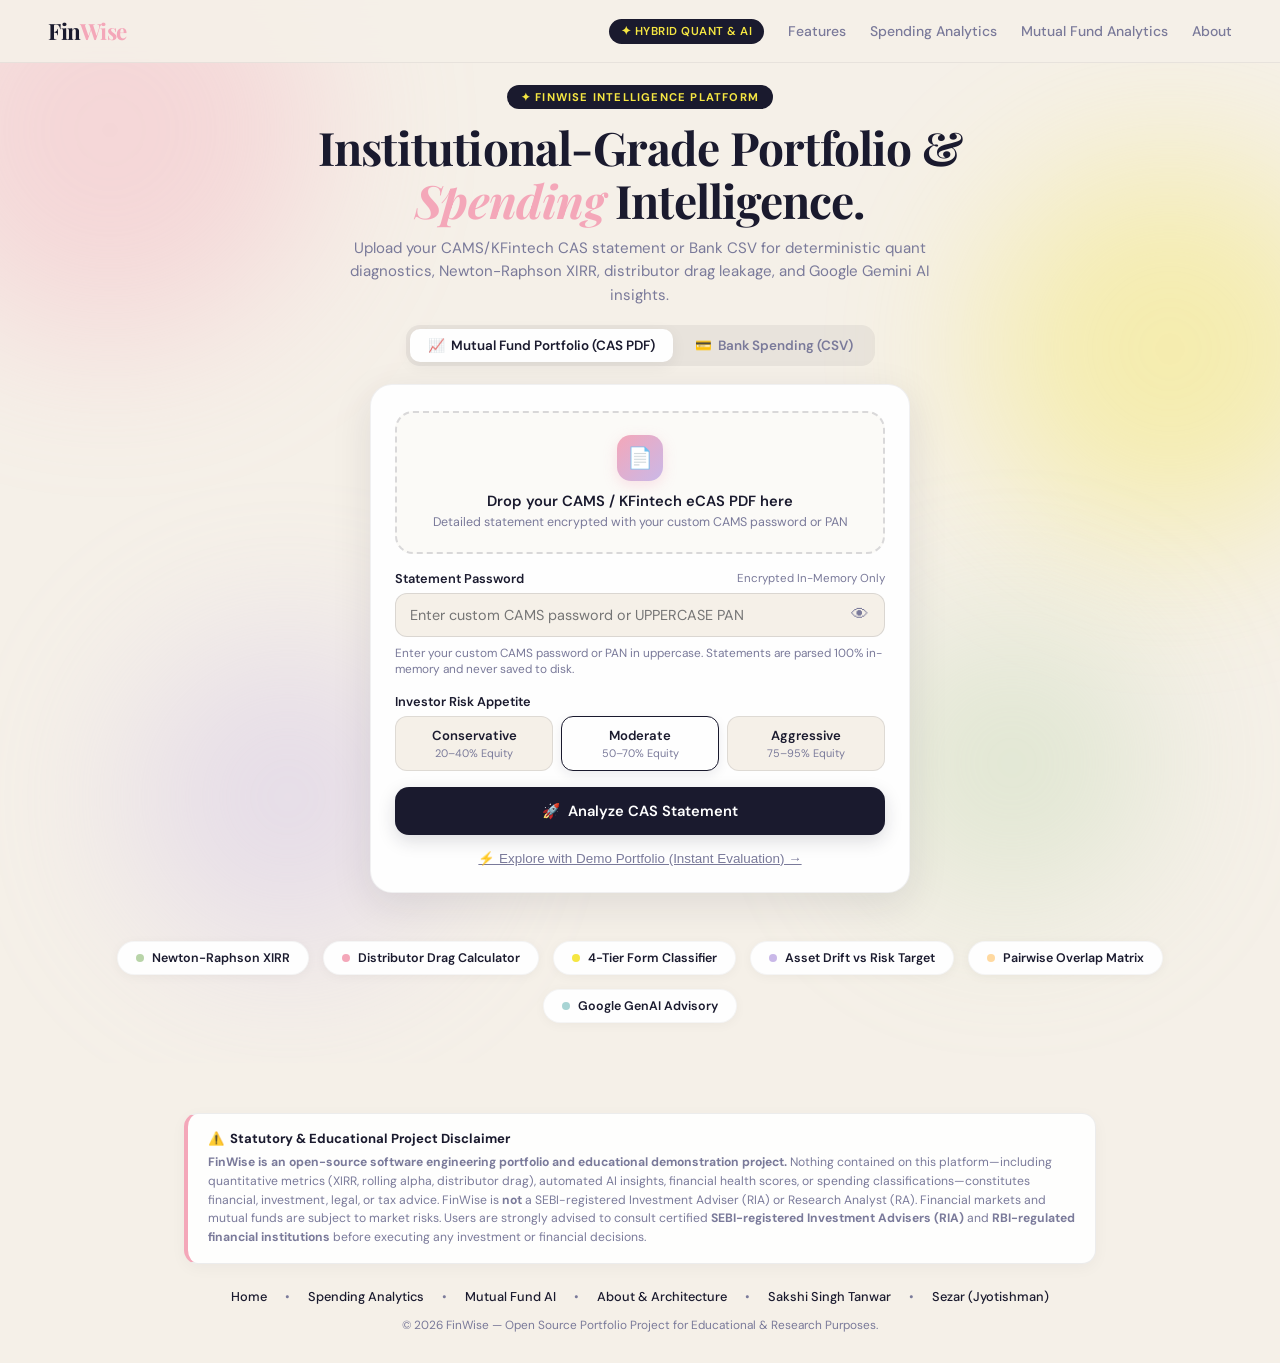
<file: templates/index.html>
<!DOCTYPE html>
<html lang="en">
<head>
<meta charset="UTF-8">
<meta name="viewport" content="width=device-width, initial-scale=1.0">
<title>FinWise — Mutual Fund Portfolio & Financial Spending Analyzer</title>
<meta name="description" content="Institutional-grade Mutual Fund Portfolio & Spending Analyzer with deterministic quant engine, Newton-Raphson XIRR, distributor drag calculator, and Google Gemini AI insights.">
<link rel="icon" type="image/svg+xml" href="/static/favicon.svg">
<link rel="alternate icon" href="/static/favicon.ico">
<link rel="apple-touch-icon" href="/static/apple-touch-icon.png">
<link rel="preconnect" href="https://fonts.googleapis.com">
<link href="https://fonts.googleapis.com/css2?family=DM+Sans:wght@300;400;500;600;700&family=Playfair+Display:ital,wght@0,600;0,700;1,400&family=JetBrains+Mono:wght@400;500&display=swap" rel="stylesheet">
<style>
  :root {
    --cream:     #F5F0E8;
    --blush:     #F4A7B9;
    --butter:    #F5E642;
    --sage:      #B8D4A8;
    --lavender:  #C9B8E8;
    --peach:     #FFD9A0;
    --teal:      #A8D4D4;
    --ink:       #1A1A2E;
    --ink2:      #2D2D44;
    --muted:     #7A7A9A;
    --white:     #FEFEFE;
    --border:    rgba(26,26,46,0.08);
    --shadow-sm: 0 4px 16px rgba(26,26,46,0.06);
    --shadow-md: 0 12px 40px rgba(26,26,46,0.1);
  }
  *, *::before, *::after { box-sizing: border-box; margin: 0; padding: 0; }
  html { scroll-behavior: smooth; }
  body {
    background: var(--cream);
    font-family: 'DM Sans', sans-serif;
    color: var(--ink);
    min-height: 100vh;
    overflow-x: hidden;
  }

  /* ── Nav ── */
  nav {
    position: fixed; top: 0; left: 0; right: 0; z-index: 100;
    display: flex; align-items: center; justify-content: space-between;
    padding: 16px 48px;
    background: rgba(245,240,232,0.9);
    backdrop-filter: blur(14px);
    border-bottom: 1px solid rgba(26,26,46,0.06);
  }
  .logo { font-family: 'Playfair Display', serif; font-size: 1.4rem; color: var(--ink); letter-spacing: -0.5px; font-weight: 700; text-decoration: none; }
  .logo span { color: var(--blush); }
  .nav-links { display: flex; align-items: center; gap: 24px; }
  .nav-links a { text-decoration: none; color: var(--muted); font-size: 0.875rem; font-weight: 500; transition: color 0.2s; }
  .nav-links a:hover { color: var(--ink); }
  .nav-pill-badge {
    background: var(--ink); color: var(--butter); font-size: 0.72rem; font-weight: 600;
    padding: 5px 12px; border-radius: 20px; letter-spacing: 0.5px; text-transform: uppercase;
  }

  /* ── Hero ── */
  .hero {
    min-height: calc(100vh - 65px);
    display: flex; flex-direction: column; align-items: center; justify-content: flex-start;
    padding: 85px 24px 40px;
    position: relative; overflow: hidden;
  }

  /* floating blobs */
  .blob {
    position: absolute; border-radius: 50%; filter: blur(80px); opacity: 0.35; pointer-events: none;
    animation: drift 8s ease-in-out infinite alternate;
  }
  .blob-1 { width: 420px; height: 420px; background: var(--blush); top: -80px; left: -100px; animation-delay: 0s; }
  .blob-2 { width: 380px; height: 380px; background: var(--butter); top: 15%; right: -80px; animation-delay: 2s; }
  .blob-3 { width: 320px; height: 320px; background: var(--lavender); bottom: 10%; left: 10%; animation-delay: 4s; }
  .blob-4 { width: 280px; height: 280px; background: var(--sage); bottom: 15%; right: 10%; animation-delay: 1s; }
  @keyframes drift { from { transform: translateY(0) scale(1); } to { transform: translateY(-30px) scale(1.05); } }

  .hero-text { text-align: center; position: relative; z-index: 1; max-width: 720px; margin-bottom: 18px; }
  .eyebrow {
    display: inline-flex; align-items: center; gap: 8px; background: var(--ink); color: var(--butter);
    font-size: 0.7rem; font-weight: 700; letter-spacing: 1.2px; text-transform: uppercase;
    padding: 5px 14px; border-radius: 20px; margin-bottom: 12px;
  }
  h1 {
    font-family: 'Playfair Display', serif;
    font-size: clamp(2rem, 3.6vw, 3rem);
    line-height: 1.15; letter-spacing: -0.8px;
    margin-bottom: 10px;
  }
  h1 em { font-style: italic; color: var(--blush); }
  .subtitle {
    font-size: 0.94rem; color: var(--muted); line-height: 1.55; max-width: 600px; margin: 0 auto;
  }

  /* ── Mode Switcher Tab ── */
  .mode-switch-wrap {
    position: relative; z-index: 1; display: flex; justify-content: center; margin-bottom: 18px;
  }
  .mode-switcher {
    display: inline-flex; background: rgba(26,26,46,0.06); padding: 4px; border-radius: 14px; gap: 4px;
  }
  .mode-btn {
    border: none; background: transparent; padding: 8px 18px; border-radius: 10px;
    font-family: 'DM Sans', sans-serif; font-size: 0.84rem; font-weight: 600; color: var(--muted);
    cursor: pointer; transition: all 0.2s ease; display: flex; align-items: center; gap: 6px;
  }
  .mode-btn.active {
    background: var(--white); color: var(--ink); box-shadow: var(--shadow-sm);
  }

  /* ── Card Container ── */
  .analyzer-card-container {
    position: relative; z-index: 1; width: 540px; max-width: 92vw;
  }
  .analyzer-panel {
    background: var(--white); border-radius: 22px; padding: 26px 24px;
    box-shadow: var(--shadow-md); border: 1px solid rgba(26,26,46,0.06);
    display: none; flex-direction: column; gap: 16px;
  }
  .analyzer-panel.active { display: flex; }

  /* ── Dropzone ── */
  .dropzone {
    border: 2px dashed rgba(26,26,46,0.15); border-radius: 18px; padding: 22px 16px;
    text-align: center; cursor: pointer; transition: all 0.2s ease;
    background: rgba(245,240,232,0.3);
  }
  .dropzone:hover, .dropzone.drag-over {
    border-color: var(--blush); background: rgba(244,167,185,0.07); transform: translateY(-1px);
  }
  .drop-icon {
    width: 46px; height: 46px; margin: 0 auto 10px;
    background: linear-gradient(135deg, var(--blush), var(--lavender));
    border-radius: 14px; display: flex; align-items: center; justify-content: center;
    font-size: 1.3rem; box-shadow: 0 4px 14px rgba(244,167,185,0.3);
  }
  .drop-title { font-size: 0.92rem; font-weight: 600; margin-bottom: 3px; color: var(--ink); }
  .drop-sub { font-size: 0.78rem; color: var(--muted); }
  .file-selected-badge {
    display: inline-flex; align-items: center; gap: 6px; background: rgba(184,212,168,0.3);
    color: #2b5e1c; font-size: 0.78rem; font-weight: 600; padding: 5px 12px; border-radius: 20px;
    margin-top: 8px;
  }

  /* ── Form Inputs ── */
  .form-group { display: flex; flex-direction: column; gap: 6px; }
  .form-label { font-size: 0.8rem; font-weight: 600; color: var(--ink); display: flex; align-items: center; justify-content: space-between; }
  .form-label-hint { font-size: 0.72rem; color: var(--muted); font-weight: normal; }
  
  .input-password-wrapper { position: relative; display: flex; align-items: center; }
  .input-text {
    width: 100%; padding: 12px 42px 12px 14px; border-radius: 12px;
    border: 1.5px solid rgba(26,26,46,0.12); font-family: 'DM Sans', sans-serif;
    font-size: 0.9rem; color: var(--ink); background: var(--cream);
    transition: border-color 0.2s ease, box-shadow 0.2s ease;
  }
  .input-text:focus { outline: none; border-color: var(--ink); background: var(--white); box-shadow: 0 0 0 3px rgba(26,26,46,0.06); }
  .input-toggle-pwd {
    position: absolute; right: 12px; background: transparent; border: none;
    cursor: pointer; font-size: 1.1rem; color: var(--muted); display: flex; align-items: center;
    padding: 4px; transition: color 0.2s;
  }
  .input-toggle-pwd:hover { color: var(--ink); }
  .input-hint { font-size: 0.74rem; color: var(--muted); margin-top: 2px; }

  /* ── Risk Appetite Selector ── */
  .risk-selector {
    display: grid; grid-template-columns: repeat(3, 1fr); gap: 8px;
  }
  .risk-option {
    position: relative; border: 1.5px solid rgba(26,26,46,0.1); border-radius: 12px;
    padding: 10px 8px; text-align: center; cursor: pointer; transition: all 0.2s ease;
    background: var(--cream);
  }
  .risk-option:hover { border-color: var(--blush); background: var(--white); }
  .risk-option input[type="radio"] { position: absolute; opacity: 0; }
  .risk-option.selected {
    border-color: var(--ink); background: var(--white); box-shadow: 0 4px 12px rgba(26,26,46,0.08);
  }
  .risk-title { font-size: 0.82rem; font-weight: 600; color: var(--ink); }
  .risk-desc { font-size: 0.68rem; color: var(--muted); margin-top: 2px; }

  /* ── Buttons ── */
  .btn-primary {
    display: inline-flex; align-items: center; justify-content: center; gap: 8px;
    background: var(--ink); color: var(--white); border: none; border-radius: 14px;
    padding: 14px 24px; font-family: 'DM Sans', sans-serif; font-size: 0.92rem; font-weight: 600;
    cursor: pointer; transition: all 0.2s ease; width: 100%; box-shadow: 0 6px 18px rgba(26,26,46,0.15);
  }
  .btn-primary:hover { background: var(--ink2); transform: translateY(-1px); box-shadow: 0 8px 24px rgba(26,26,46,0.22); }
  .btn-primary:disabled { opacity: 0.6; cursor: not-allowed; transform: none; }

  .btn-demo-row { display: flex; justify-content: center; }
  .btn-demo-link {
    background: transparent; border: none; color: var(--muted); font-size: 0.84rem;
    font-weight: 500; cursor: pointer; text-decoration: underline; transition: color 0.2s;
  }
  .btn-demo-link:hover { color: var(--ink); }

  /* ── Multi-Stage Progressive Loader ── */
  .progressive-loader {
    background: var(--cream); border-radius: 16px; padding: 18px 20px;
    display: none; flex-direction: column; gap: 12px; margin-top: 4px;
  }
  .loader-header { font-size: 0.82rem; font-weight: 600; color: var(--ink); display: flex; align-items: center; justify-content: space-between; }
  .stage-list { display: flex; flex-direction: column; gap: 8px; }
  .stage-item {
    display: flex; align-items: center; gap: 10px; font-size: 0.78rem; color: var(--muted);
    transition: all 0.3s ease;
  }
  .stage-item.active { color: var(--ink); font-weight: 600; }
  .stage-item.done { color: #2e7d32; }
  .stage-icon {
    width: 20px; height: 20px; border-radius: 50%; display: flex; align-items: center; justify-content: center;
    font-size: 0.7rem; background: rgba(26,26,46,0.08);
  }
  .stage-item.active .stage-icon { background: var(--blush); color: var(--ink); animation: pulse 1s infinite alternate; }
  .stage-item.done .stage-icon { background: var(--sage); color: #1b5e20; }
  @keyframes pulse { from { transform: scale(0.9); } to { transform: scale(1.1); } }

  /* ── Features Strip ── */
  .features {
    display: flex; gap: 14px; flex-wrap: wrap; justify-content: center;
    margin-top: 48px; padding: 0 24px; position: relative; z-index: 1;
  }
  .feature-pill {
    background: var(--white); border-radius: 40px; padding: 8px 18px;
    display: flex; align-items: center; gap: 8px;
    font-size: 0.78rem; font-weight: 600; color: var(--ink);
    box-shadow: 0 2px 12px rgba(0,0,0,0.04); border: 1px solid rgba(26,26,46,0.04);
  }
  .feature-pill .dot { width: 8px; height: 8px; border-radius: 50%; }

  /* ── Disclaimer & Footer ── */
  .site-footer {
    max-width: 960px;
    margin: 50px auto 30px;
    padding: 0 24px;
    text-align: center;
    position: relative;
    z-index: 1;
  }
  .disclaimer-card {
    background: rgba(255, 255, 255, 0.88);
    border: 1px solid var(--border);
    border-left: 4px solid var(--blush);
    border-radius: 14px;
    padding: 16px 20px;
    text-align: left;
    margin-bottom: 24px;
    box-shadow: 0 4px 16px rgba(26,26,46,0.04);
  }
  .disclaimer-title {
    font-size: 0.82rem;
    font-weight: 700;
    color: var(--ink);
    margin-bottom: 6px;
    display: flex;
    align-items: center;
    gap: 6px;
  }
  .disclaimer-text {
    font-size: 0.76rem;
    color: var(--muted);
    line-height: 1.55;
  }
  .footer-links {
    display: flex;
    justify-content: center;
    gap: 18px;
    flex-wrap: wrap;
    font-size: 0.8rem;
    color: var(--muted);
  }
  .footer-links a {
    color: var(--ink);
    text-decoration: none;
    font-weight: 500;
    transition: color 0.2s;
  }
  .footer-links a:hover {
    color: #BE123C;
  }
  .footer-copy {
    font-size: 0.74rem;
    color: var(--muted);
    margin-top: 12px;
  }

  /* toast */
  .toast {
    position: fixed; bottom: 32px; left: 50%; transform: translateX(-50%);
    background: var(--ink); color: var(--white); border-radius: 12px;
    padding: 12px 24px; font-size: 0.85rem; font-weight: 500;
    max-width: 90vw; max-height: 120px; overflow: hidden; text-overflow: ellipsis;
    opacity: 0; transition: opacity 0.3s; pointer-events: none; z-index: 999;
    box-shadow: 0 8px 24px rgba(0,0,0,0.2);
  }
  .toast.show { opacity: 1; }
</style>
</head>
<body>

<nav>
  <a href="/" style="text-decoration:none;"><div class="logo">Fin<span>Wise</span></div></a>
  <div class="nav-links">
    <span class="nav-pill-badge">✦ Hybrid Quant &amp; AI</span>
    <a href="#features">Features</a>
    <a href="/spending-analytics">Spending Analytics</a>
    <a href="/dashboard">Mutual Fund Analytics</a>
    <a href="/about">About</a>
  </div>
</nav>

<section class="hero">
  <!-- background blobs -->
  <div class="blob blob-1"></div>
  <div class="blob blob-2"></div>
  <div class="blob blob-3"></div>
  <div class="blob blob-4"></div>

  <div class="hero-text">
    <span class="eyebrow">✦ FinWise Intelligence Platform</span>
    <h1>Institutional-Grade Portfolio &amp;<br><em>Spending</em> Intelligence.</h1>
    <p class="subtitle">Upload your CAMS/KFintech CAS statement or Bank CSV for deterministic quant diagnostics, Newton-Raphson XIRR, distributor drag leakage, and Google Gemini AI insights.</p>
  </div>

  <!-- Mode Switcher -->
  <div class="mode-switch-wrap">
    <div class="mode-switcher">
      <button class="mode-btn active" id="btn-mode-mf" onclick="switchMode('mf')">
        <span>📈</span> Mutual Fund Portfolio (CAS PDF)
      </button>
      <button class="mode-btn" id="btn-mode-spending" onclick="switchMode('spending')">
        <span>💳</span> Bank Spending (CSV)
      </button>
    </div>
  </div>

  <div class="analyzer-card-container">

    <!-- ═══ 1. MUTUAL FUND CAS ANALYZER PANEL ═══ -->
    <div class="analyzer-panel active" id="panel-mf">
      <div class="dropzone" id="mf-dropzone" onclick="document.getElementById('mf-file-input').click()">
        <div class="drop-icon">📄</div>
        <div class="drop-title">Drop your CAMS / KFintech eCAS PDF here</div>
        <div class="drop-sub">Detailed statement encrypted with your custom CAMS password or PAN</div>
        <div id="mf-file-badge" class="file-selected-badge" style="display:none;"></div>
        <input type="file" id="mf-file-input" accept=".pdf" style="display:none;" onchange="handleMfFileSelect(event)">
      </div>

      <div class="form-group">
        <label class="form-label" for="mf-password">
          <span>Statement Password</span>
          <span class="form-label-hint">Encrypted In-Memory Only</span>
        </label>
        <div class="input-password-wrapper">
          <input type="password" id="mf-password" class="input-text" placeholder="Enter custom CAMS password or UPPERCASE PAN">
          <button type="button" class="input-toggle-pwd" onclick="togglePasswordVisibility('mf-password', this)" title="Show/Hide Password">👁</button>
        </div>
        <p class="input-hint">Enter your custom CAMS password or PAN in uppercase. Statements are parsed 100% in-memory and never saved to disk.</p>
      </div>

      <div class="form-group">
        <label class="form-label">Investor Risk Appetite</label>
        <div class="risk-selector">
          <label class="risk-option" id="risk-opt-conservative" onclick="selectRisk('Conservative')">
            <input type="radio" name="risk_profile" value="Conservative">
            <div class="risk-title">Conservative</div>
            <div class="risk-desc">20–40% Equity</div>
          </label>
          <label class="risk-option selected" id="risk-opt-moderate" onclick="selectRisk('Moderate')">
            <input type="radio" name="risk_profile" value="Moderate" checked>
            <div class="risk-title">Moderate</div>
            <div class="risk-desc">50–70% Equity</div>
          </label>
          <label class="risk-option" id="risk-opt-aggressive" onclick="selectRisk('Aggressive')">
            <input type="radio" name="risk_profile" value="Aggressive">
            <div class="risk-title">Aggressive</div>
            <div class="risk-desc">75–95% Equity</div>
          </label>
        </div>
      </div>

      <!-- Progressive Multi-Stage Loading State -->
      <div class="progressive-loader" id="mf-loader">
        <div class="loader-header">
          <span id="loader-title">Executing Hybrid Audit Pipeline...</span>
          <span id="loader-timer" style="font-family:'JetBrains Mono',monospace;font-size:0.75rem;">⏳</span>
        </div>
        <div class="stage-list">
          <div class="stage-item" id="stage-1"><div class="stage-icon">1</div> Decrypting Statement in Memory</div>
          <div class="stage-item" id="stage-2"><div class="stage-icon">2</div> Fetching Daily NAVs &amp; AMFI Benchmarks</div>
          <div class="stage-item" id="stage-3"><div class="stage-icon">3</div> Computing Quant Diagnostics (XIRR, Drag, Drift, Overlap)</div>
          <div class="stage-item" id="stage-4"><div class="stage-icon">4</div> Synthesizing Structured AI Advisory (Gemini)</div>
        </div>
      </div>

      <button class="btn-primary" id="btn-analyze-mf" onclick="submitMfAnalysis()">
        <span>🚀</span> Analyze CAS Statement
      </button>

      <div class="btn-demo-row">
        <button class="btn-demo-link" onclick="loadMfDemo()">⚡ Explore with Demo Portfolio (Instant Evaluation) →</button>
      </div>
    </div>

    <!-- ═══ 2. BANK SPENDING CSV ANALYZER PANEL ═══ -->
    <div class="analyzer-panel" id="panel-spending">
      <div class="dropzone" id="csv-dropzone" onclick="document.getElementById('csv-file-input').click()">
        <div class="drop-icon">📊</div>
        <div class="drop-title">Drop your Bank Statement CSV here</div>
        <div class="drop-sub">Export from HDFC, ICICI, SBI, Axis, Kotak or standard CSV</div>
        <div id="csv-file-badge" class="file-selected-badge" style="display:none;"></div>
        <input type="file" id="csv-file-input" accept=".csv" style="display:none;" onchange="handleCsvFileSelect(event)">
      </div>

      <div class="progressive-loader" id="csv-loader">
        <div class="loader-header"><span>Processing bank transactions...</span></div>
        <div class="stage-list">
          <div class="stage-item active"><div class="stage-icon">✓</div> Preprocessing dates, amounts &amp; categories</div>
        </div>
      </div>

      <button class="btn-primary" id="btn-analyze-csv" onclick="submitCsvAnalysis()">
        <span>📂</span> Analyze Spending CSV
      </button>

      <div class="btn-demo-row">
        <button class="btn-demo-link" onclick="loadSpendingDemo()">⚡ Try with sample spending data →</button>
      </div>
    </div>

  </div>

  <div class="features" id="features">
    <div class="feature-pill"><div class="dot" style="background:var(--sage)"></div>Newton-Raphson XIRR</div>
    <div class="feature-pill"><div class="dot" style="background:var(--blush)"></div>Distributor Drag Calculator</div>
    <div class="feature-pill"><div class="dot" style="background:var(--butter)"></div>4-Tier Form Classifier</div>
    <div class="feature-pill"><div class="dot" style="background:var(--lavender)"></div>Asset Drift vs Risk Target</div>
    <div class="feature-pill"><div class="dot" style="background:var(--peach)"></div>Pairwise Overlap Matrix</div>
    <div class="feature-pill"><div class="dot" style="background:var(--teal)"></div>Google GenAI Advisory</div>
  </div>
</section>

<!-- ═══════════════════════════════════════════════════ FOOTER & DISCLAIMER -->
<footer class="site-footer">
  <div class="disclaimer-card">
    <div class="disclaimer-title">
      <span>⚠️</span> Statutory &amp; Educational Project Disclaimer
    </div>
    <div class="disclaimer-text">
      <strong>FinWise is an open-source software engineering portfolio and educational demonstration project.</strong> Nothing contained on this platform—including quantitative metrics (XIRR, rolling alpha, distributor drag), automated AI insights, financial health scores, or spending classifications—constitutes financial, investment, legal, or tax advice. FinWise is <strong>not</strong> a SEBI-registered Investment Adviser (RIA) or Research Analyst (RA). Financial markets and mutual funds are subject to market risks. Users are strongly advised to consult certified <strong>SEBI-registered Investment Advisers (RIA)</strong> and <strong>RBI-regulated financial institutions</strong> before executing any investment or financial decisions.
    </div>
  </div>

  <div class="footer-links">
    <a href="/">Home</a>
    <span>•</span>
    <a href="/spending-analytics">Spending Analytics</a>
    <span>•</span>
    <a href="/dashboard">Mutual Fund AI</a>
    <span>•</span>
    <a href="/about">About &amp; Architecture</a>
    <span>•</span>
    <a href="https://github.com/slashthose" target="_blank" rel="noopener">Sakshi Singh Tanwar</a>
    <span>•</span>
    <a href="https://github.com/SezarTheGreat" target="_blank" rel="noopener">Sezar (Jyotishman)</a>
  </div>
  <div class="footer-copy">
    © 2026 FinWise — Open Source Portfolio Project for Educational &amp; Research Purposes.
  </div>
</footer>

<div class="toast" id="toast"></div>

<script>
let selectedMfFile = null;
let selectedCsvFile = null;
let currentRiskProfile = 'Moderate';

function switchMode(mode) {
  document.getElementById('btn-mode-mf').classList.toggle('active', mode === 'mf');
  document.getElementById('btn-mode-spending').classList.toggle('active', mode === 'spending');
  document.getElementById('panel-mf').classList.toggle('active', mode === 'mf');
  document.getElementById('panel-spending').classList.toggle('active', mode === 'spending');
}

function togglePasswordVisibility(inputId, btn) {
  const el = document.getElementById(inputId);
  if (el.type === 'password') {
    el.type = 'text';
    btn.textContent = '🔒';
  } else {
    el.type = 'password';
    btn.textContent = '👁';
  }
}

function selectRisk(risk) {
  currentRiskProfile = risk;
  ['conservative', 'moderate', 'aggressive'].forEach(r => {
    const el = document.getElementById('risk-opt-' + r);
    if (el) el.classList.toggle('selected', r === risk.toLowerCase());
  });
}

function handleMfFileSelect(e) {
  if (e.target.files && e.target.files[0]) {
    selectedMfFile = e.target.files[0];
    const badge = document.getElementById('mf-file-badge');
    badge.textContent = `✓ ${selectedMfFile.name} (${(selectedMfFile.size / 1024).toFixed(1)} KB)`;
    badge.style.display = 'inline-flex';
  }
}

function handleCsvFileSelect(e) {
  if (e.target.files && e.target.files[0]) {
    selectedCsvFile = e.target.files[0];
    const badge = document.getElementById('csv-file-badge');
    badge.textContent = `✓ ${selectedCsvFile.name} (${(selectedCsvFile.size / 1024).toFixed(1)} KB)`;
    badge.style.display = 'inline-flex';
  }
}

// Drag & drop support
const mfZone = document.getElementById('mf-dropzone');
mfZone.addEventListener('dragover', e => { e.preventDefault(); mfZone.classList.add('drag-over'); });
mfZone.addEventListener('dragleave', () => mfZone.classList.remove('drag-over'));
mfZone.addEventListener('drop', e => {
  e.preventDefault(); mfZone.classList.remove('drag-over');
  if (e.dataTransfer.files && e.dataTransfer.files[0]) {
    selectedMfFile = e.dataTransfer.files[0];
    const badge = document.getElementById('mf-file-badge');
    badge.textContent = `✓ ${selectedMfFile.name}`;
    badge.style.display = 'inline-flex';
  }
});

const csvZone = document.getElementById('csv-dropzone');
csvZone.addEventListener('dragover', e => { e.preventDefault(); csvZone.classList.add('drag-over'); });
csvZone.addEventListener('dragleave', () => csvZone.classList.remove('drag-over'));
csvZone.addEventListener('drop', e => {
  e.preventDefault(); csvZone.classList.remove('drag-over');
  if (e.dataTransfer.files && e.dataTransfer.files[0]) {
    selectedCsvFile = e.dataTransfer.files[0];
    const badge = document.getElementById('csv-file-badge');
    badge.textContent = `✓ ${selectedCsvFile.name}`;
    badge.style.display = 'inline-flex';
  }
});

function advanceStages() {
  const s1 = document.getElementById('stage-1');
  const s2 = document.getElementById('stage-2');
  const s3 = document.getElementById('stage-3');
  const s4 = document.getElementById('stage-4');

  s1.className = 'stage-item active';
  s2.className = 'stage-item';
  s3.className = 'stage-item';
  s4.className = 'stage-item';

  setTimeout(() => { s1.className = 'stage-item done'; s2.className = 'stage-item active'; }, 600);
  setTimeout(() => { s2.className = 'stage-item done'; s3.className = 'stage-item active'; }, 1300);
  setTimeout(() => { s3.className = 'stage-item done'; s4.className = 'stage-item active'; }, 2100);
}

async function submitMfAnalysis() {
  if (!selectedMfFile) {
    showToast('⚠️ Please choose a CAMS/KFintech CAS PDF statement.');
    return;
  }
  const pwd = document.getElementById('mf-password').value.trim();
  if (!pwd) {
    showToast('⚠️ Please enter the statement password or PAN.');
    return;
  }

  const loader = document.getElementById('mf-loader');
  const btn = document.getElementById('btn-analyze-mf');
  loader.style.display = 'flex';
  btn.disabled = true;
  advanceStages();

  const fd = new FormData();
  fd.append('file', selectedMfFile);
  fd.append('password', pwd);
  fd.append('risk_profile', currentRiskProfile);

  try {
    const res = await fetch('/api/portfolio/analyze-cas', {
      method: 'POST',
      body: fd,
    });
    
    const rawText = await res.text();
    let data = {};
    try {
      data = JSON.parse(rawText);
    } catch (e) {
      data = { detail: rawText || `Server responded with status ${res.status}` };
    }

    if (res.ok) {
      document.getElementById('stage-4').className = 'stage-item done';
      sessionStorage.setItem('finwise_portfolio_audit', JSON.stringify(data));
      showToast('✓ Audit synthesized successfully!');
      setTimeout(() => window.location.href = '/dashboard', 600);
    } else {
      loader.style.display = 'none';
      btn.disabled = false;
      showToast('⚠️ ' + (data.detail || data.error || `Error ${res.status}: Failed to process statement.`));
    }
  } catch (err) {
    loader.style.display = 'none';
    btn.disabled = false;
    showToast('⚠️ Network Error: ' + (err.message || 'Check server status.'));
  }
}

async function loadMfDemo() {
  const loader = document.getElementById('mf-loader');
  const btn = document.getElementById('btn-analyze-mf');
  loader.style.display = 'flex';
  btn.disabled = true;
  advanceStages();

  const fd = new FormData();
  fd.append('risk_profile', currentRiskProfile);

  try {
    const res = await fetch('/api/portfolio/analyze-demo', {
      method: 'POST',
      body: fd,
    });
    
    const rawText = await res.text();
    let data = {};
    try {
      data = JSON.parse(rawText);
    } catch (e) {
      data = { detail: rawText || `Server responded with status ${res.status}` };
    }

    if (res.ok) {
      document.getElementById('stage-4').className = 'stage-item done';
      sessionStorage.setItem('finwise_portfolio_audit', JSON.stringify(data));
      showToast('✓ Demo audit loaded!');
      setTimeout(() => window.location.href = '/dashboard', 600);
    } else {
      loader.style.display = 'none';
      btn.disabled = false;
      showToast('⚠️ ' + (data.detail || data.error || `Error ${res.status}: Demo analysis failed.`));
    }
  } catch (err) {
    loader.style.display = 'none';
    btn.disabled = false;
    showToast('⚠️ Network Error: ' + (err.message || 'Check server status.'));
  }
}

async function submitCsvAnalysis() {
  if (!selectedCsvFile) {
    showToast('⚠️ Please select a CSV file.');
    return;
  }
  const fd = new FormData();
  fd.append('file', selectedCsvFile);
  document.getElementById('csv-loader').style.display = 'flex';
  document.getElementById('btn-analyze-csv').disabled = true;

  try {
    const res = await fetch('/api/upload', { method: 'POST', body: fd });
    const rawText = await res.text();
    let data = {};
    try {
      data = JSON.parse(rawText);
    } catch (e) {
      data = { error: rawText || `Server returned ${res.status}` };
    }
    if (res.ok && data.success) {
      showToast('✓ Transactions loaded!');
      setTimeout(() => window.location.href = '/spending-analytics', 500);
    } else {
      document.getElementById('csv-loader').style.display = 'none';
      document.getElementById('btn-analyze-csv').disabled = false;
      showToast('⚠️ ' + (data.error || `Error ${res.status}: CSV upload failed.`));
    }
  } catch (err) {
    document.getElementById('csv-loader').style.display = 'none';
    document.getElementById('btn-analyze-csv').disabled = false;
    showToast('⚠️ Network Error: ' + (err.message || 'Error uploading CSV.'));
  }
}

async function loadSpendingDemo() {
  document.getElementById('csv-loader').style.display = 'flex';
  try {
    const res = await fetch('/api/sample');
    const rawText = await res.text();
    let data = {};
    try {
      data = JSON.parse(rawText);
    } catch (e) {
      data = { error: rawText || `Server returned ${res.status}` };
    }
    if (res.ok && data.success) {
      showToast('✓ Sample spending data loaded!');
      setTimeout(() => window.location.href = '/spending-analytics', 500);
    } else {
      document.getElementById('csv-loader').style.display = 'none';
      showToast('⚠️ ' + (data.error || `Error ${res.status}: Failed to load sample.`));
    }
  } catch (err) {
    document.getElementById('csv-loader').style.display = 'none';
    showToast('⚠️ Network Error: ' + (err.message || 'Check server status.'));
  }
}

function showToast(msg) {
  const t = document.getElementById('toast');
  if (!t) return;
  if (typeof msg === 'string' && msg.includes('<')) {
    const parser = new DOMParser();
    const doc = parser.parseFromString(msg, 'text/html');
    msg = doc.body.textContent.trim().replace(/\s+/g, ' ');
  }
  if (typeof msg === 'string' && msg.length > 160) {
    msg = msg.substring(0, 160) + '...';
  }
  t.textContent = msg;
  t.classList.add('show');
  setTimeout(() => t.classList.remove('show'), 3500);
}
</script>
</body>
</html>
</file>
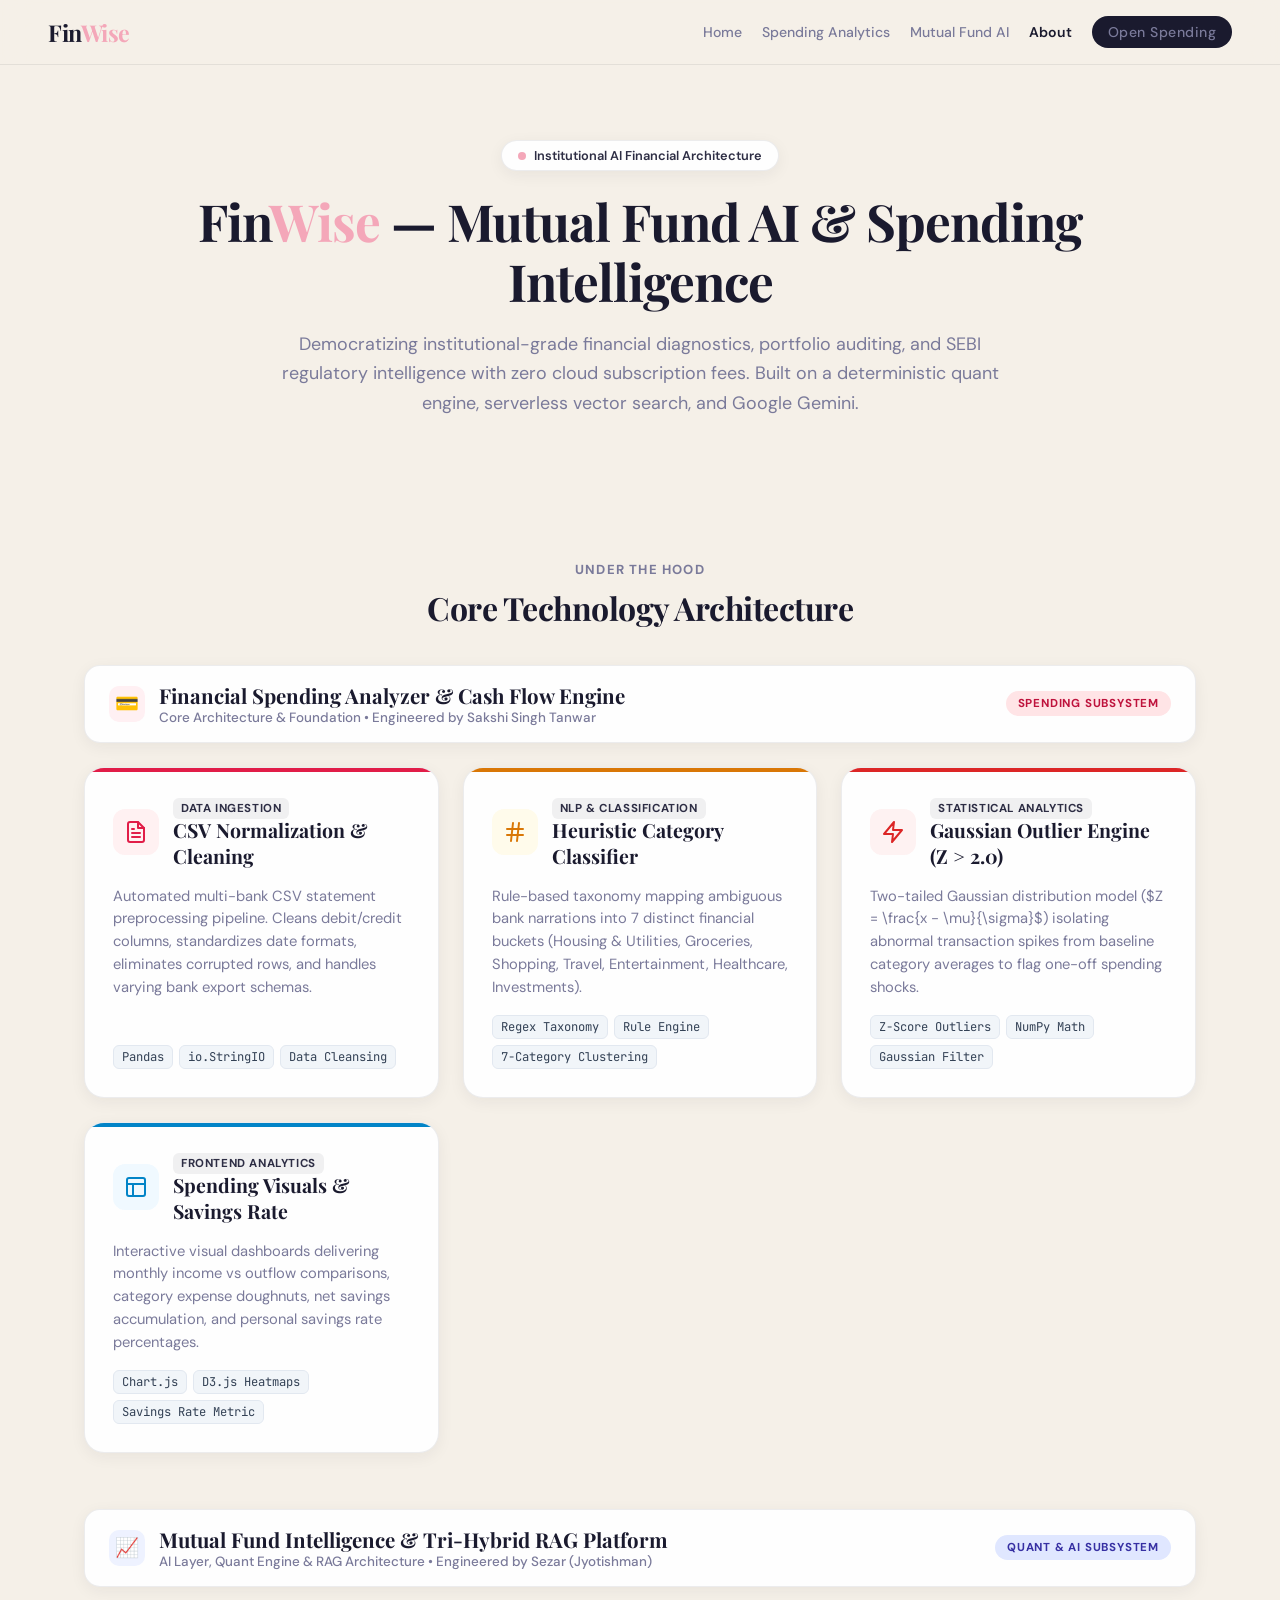
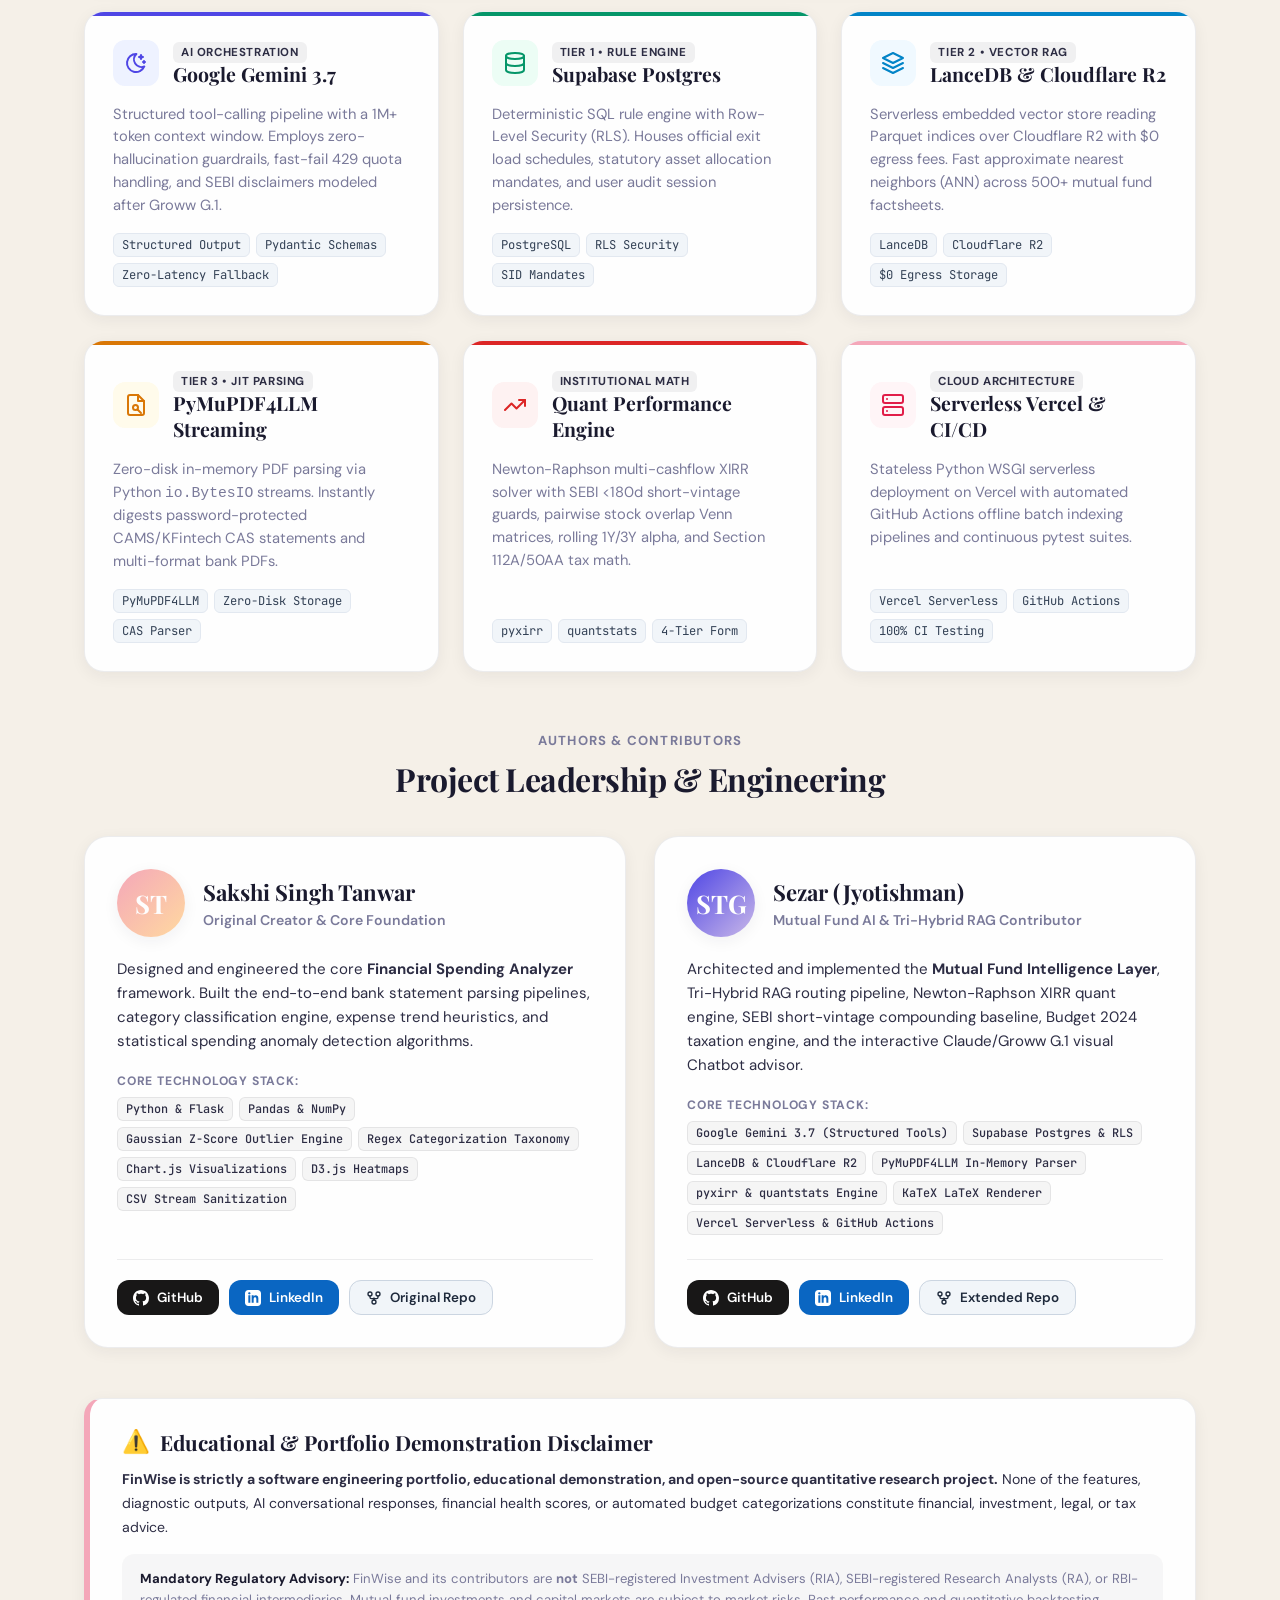
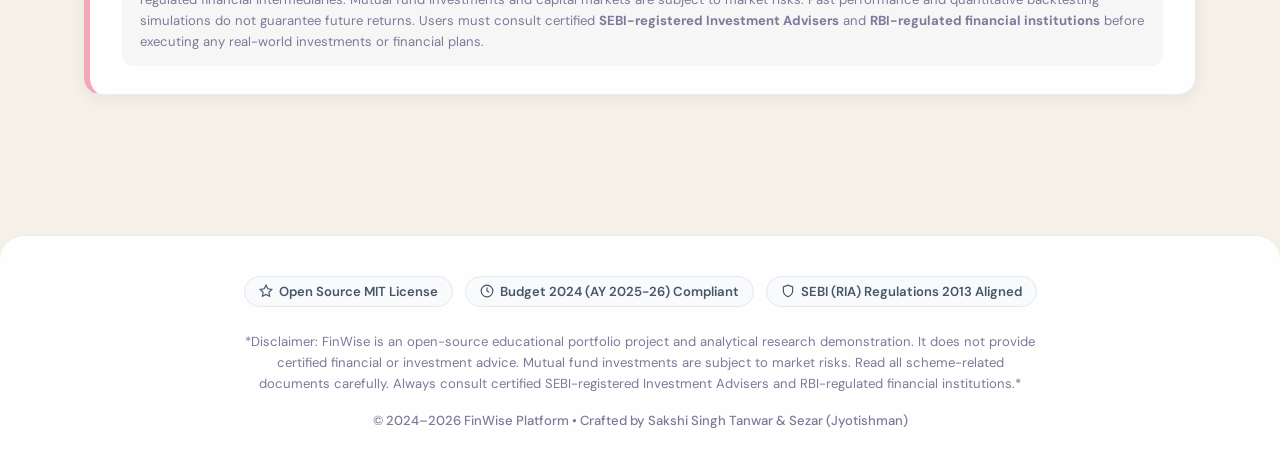
<file: templates/about.html>
<!DOCTYPE html>
<html lang="en">
<head>
<meta charset="UTF-8">
<meta name="viewport" content="width=device-width, initial-scale=1.0">
<title>About — FinWise AI & Architecture</title>
<meta name="description" content="About FinWise: Institutional Mutual Fund AI, Financial Spending Intelligence, Tri-Hybrid RAG architecture, and contributor attribution.">
<link rel="icon" type="image/svg+xml" href="/static/favicon.svg">
<link rel="alternate icon" href="/static/favicon.ico">
<link rel="apple-touch-icon" href="/static/apple-touch-icon.png">
<link rel="preconnect" href="https://fonts.googleapis.com">
<link href="https://fonts.googleapis.com/css2?family=DM+Sans:wght@300;400;500;600;700&family=Playfair+Display:ital,wght@0,600;0,700;1,400&family=JetBrains+Mono:wght@400;500;600&display=swap" rel="stylesheet">
<style>
  :root {
    --cream:     #F5F0E8;
    --blush:     #F4A7B9;
    --butter:    #F5E642;
    --sage:      #B8D4A8;
    --lavender:  #C9B8E8;
    --peach:     #FFD9A0;
    --teal:      #A8D4D4;
    --ink:       #1A1A2E;
    --ink2:      #2D2D44;
    --muted:     #7A7A9A;
    --white:     #FEFEFE;
    --border:    rgba(26,26,46,0.08);
    --shadow-sm: 0 4px 16px rgba(26,26,46,0.06);
    --shadow-md: 0 12px 40px rgba(26,26,46,0.1);
    --shadow-lg: 0 20px 50px rgba(26,26,46,0.14);
  }
  *, *::before, *::after { box-sizing: border-box; margin: 0; padding: 0; }
  html { scroll-behavior: smooth; }
  body {
    background: var(--cream);
    font-family: 'DM Sans', sans-serif;
    color: var(--ink);
    min-height: 100vh;
    overflow-x: hidden;
  }

  /* ── Navigation ── */
  nav {
    position: fixed; top: 0; left: 0; right: 0; z-index: 100;
    display: flex; align-items: center; justify-content: space-between;
    padding: 16px 48px;
    background: rgba(245,240,232,0.92);
    backdrop-filter: blur(14px);
    border-bottom: 1px solid var(--border);
  }
  .logo-link { text-decoration: none; display: flex; align-items: center; gap: 4px; }
  .logo { font-family: 'Playfair Display', serif; font-size: 1.45rem; color: var(--ink); letter-spacing: -0.5px; font-weight: 700; }
  .logo span { color: var(--blush); }
  .nav-links { display: flex; align-items: center; gap: 20px; }
  .nav-links a { text-decoration: none; color: var(--muted); font-size: 0.88rem; font-weight: 500; transition: color 0.2s; }
  .nav-links a:hover, .nav-links a.active { color: var(--ink); font-weight: 600; }
  .nav-pill-btn {
    background: var(--ink); color: var(--butter); font-size: 0.76rem; font-weight: 600;
    padding: 7px 16px; border-radius: 20px; text-decoration: none; letter-spacing: 0.5px;
    transition: transform 0.2s, box-shadow 0.2s;
  }
  .nav-pill-btn:hover { transform: translateY(-1px); box-shadow: var(--shadow-sm); }

  /* ── Page Layout ── */
  .container {
    max-width: 1160px;
    margin: 0 auto;
    padding: 100px 24px 60px;
  }

  /* ── Hero Section ── */
  .hero-section {
    text-align: center;
    padding: 40px 16px 50px;
  }
  .badge-tag {
    display: inline-flex; align-items: center; gap: 8px;
    background: var(--white);
    border: 1px solid var(--border);
    padding: 6px 16px; border-radius: 24px;
    font-size: 0.8rem; font-weight: 600; color: var(--ink2);
    box-shadow: var(--shadow-sm);
    margin-bottom: 20px;
  }
  .badge-dot { width: 8px; height: 8px; border-radius: 50%; background: var(--blush); }
  .hero-title {
    font-family: 'Playfair Display', serif;
    font-size: clamp(2.2rem, 4.5vw, 3.2rem);
    font-weight: 700;
    color: var(--ink);
    letter-spacing: -1px;
    line-height: 1.18;
    margin-bottom: 18px;
  }
  .hero-title span { color: var(--blush); }
  .hero-subtitle {
    font-size: 1.12rem;
    color: var(--muted);
    max-width: 760px;
    margin: 0 auto 32px;
    line-height: 1.65;
  }

  /* ── Section Titles ── */
  .section-header {
    text-align: center;
    margin: 60px 0 36px;
  }
  .section-subtitle {
    font-size: 0.82rem;
    text-transform: uppercase;
    letter-spacing: 1.2px;
    font-weight: 700;
    color: var(--muted);
    margin-bottom: 8px;
  }
  .section-title {
    font-family: 'Playfair Display', serif;
    font-size: 2rem;
    color: var(--ink);
    font-weight: 700;
    letter-spacing: -0.5px;
  }

  /* ── Architecture Grid ── */
  .tech-grid {
    display: grid;
    grid-template-columns: repeat(auto-fit, minmax(320px, 1fr));
    gap: 24px;
  }
  .tech-card {
    background: var(--white);
    border: 1px solid var(--border);
    border-radius: 20px;
    padding: 28px;
    box-shadow: var(--shadow-sm);
    transition: transform 0.25s ease, box-shadow 0.25s ease;
    display: flex;
    flex-direction: column;
    position: relative;
    overflow: hidden;
  }
  .tech-card:hover {
    transform: translateY(-4px);
    box-shadow: var(--shadow-md);
  }
  .tech-card::before {
    content: '';
    position: absolute; top: 0; left: 0; right: 0; height: 4px;
    background: var(--accent-color, var(--blush));
  }
  .tech-card-header {
    display: flex; align-items: center; gap: 14px;
    margin-bottom: 16px;
  }
  .tech-icon-wrap {
    width: 46px; height: 46px; border-radius: 12px;
    background: var(--icon-bg, #FFF5F7);
    color: var(--icon-color, var(--blush));
    display: flex; align-items: center; justify-content: center;
    flex-shrink: 0;
  }
  .tech-tier-badge {
    font-size: 0.72rem; font-weight: 700; text-transform: uppercase; letter-spacing: 0.6px;
    padding: 3px 8px; border-radius: 6px; background: rgba(26,26,46,0.06); color: var(--ink2);
  }
  .tech-card-title {
    font-family: 'Playfair Display', serif;
    font-size: 1.22rem; font-weight: 700; color: var(--ink);
  }
  .tech-card-desc {
    font-size: 0.92rem; color: var(--muted); line-height: 1.55; margin-bottom: 16px; flex-grow: 1;
  }
  .tech-tags {
    display: flex; flex-wrap: wrap; gap: 6px;
  }
  .tech-tag {
    font-family: 'JetBrains Mono', monospace;
    font-size: 0.76rem; background: #F1F5F9; color: #334155;
    padding: 3px 8px; border-radius: 6px; border: 1px solid #E2E8F0;
  }

  /* ── Architecture Pillar Grouping ── */
  .arch-pillar {
    margin-bottom: 56px;
  }
  .pillar-header-banner {
    display: flex; align-items: center; justify-content: space-between;
    background: var(--white);
    border: 1px solid var(--border);
    border-radius: 16px;
    padding: 16px 24px;
    margin-bottom: 24px;
    box-shadow: var(--shadow-sm);
  }
  .pillar-meta {
    display: flex; align-items: center; gap: 14px;
  }
  .pillar-icon {
    width: 36px; height: 36px; border-radius: 10px;
    display: flex; align-items: center; justify-content: center;
    font-size: 1.2rem;
  }
  .pillar-title {
    font-family: 'Playfair Display', serif; font-size: 1.28rem; font-weight: 700; color: var(--ink);
  }
  .pillar-author {
    font-size: 0.84rem; color: var(--muted); font-weight: 500;
  }
  .pillar-badge {
    font-size: 0.72rem; font-weight: 700; text-transform: uppercase; letter-spacing: 0.8px;
    padding: 5px 12px; border-radius: 20px;
  }

  /* ── Team Contributor Cards ── */
  .team-grid {
    display: grid;
    grid-template-columns: repeat(auto-fit, minmax(380px, 1fr));
    gap: 28px;
  }
  .contributor-card {
    background: var(--white);
    border: 1px solid var(--border);
    border-radius: 24px;
    padding: 32px;
    box-shadow: var(--shadow-sm);
    display: flex;
    flex-direction: column;
    position: relative;
    transition: transform 0.25s ease, box-shadow 0.25s ease;
  }
  .contributor-card:hover {
    transform: translateY(-4px);
    box-shadow: var(--shadow-lg);
  }
  .contributor-header {
    display: flex; align-items: center; gap: 18px; margin-bottom: 20px;
  }
  .contributor-avatar {
    width: 68px; height: 68px; border-radius: 50%;
    background: linear-gradient(135deg, var(--avatar-start, #F4A7B9), var(--avatar-end, #C9B8E8));
    display: flex; align-items: center; justify-content: center;
    font-family: 'Playfair Display', serif; font-size: 1.6rem; font-weight: 700; color: var(--white);
    box-shadow: var(--shadow-sm);
    flex-shrink: 0;
  }
  .contributor-meta h3 {
    font-family: 'Playfair Display', serif;
    font-size: 1.38rem; font-weight: 700; color: var(--ink); margin-bottom: 4px;
  }
  .contributor-role {
    font-size: 0.88rem; font-weight: 600; color: var(--muted);
  }
  .contributor-bio {
    font-size: 0.94rem; color: var(--ink2); line-height: 1.6; margin-bottom: 20px;
  }
  .contributor-stack-wrap {
    margin-bottom: 24px; flex-grow: 1;
  }
  .contributor-stack-title {
    font-size: 0.76rem; font-weight: 700; text-transform: uppercase; letter-spacing: 0.8px;
    color: var(--muted); margin-bottom: 8px;
  }
  .contributor-stack-tags {
    display: flex; flex-wrap: wrap; gap: 6px;
  }
  .contributor-stack-tag {
    font-family: 'JetBrains Mono', monospace; font-size: 0.74rem; font-weight: 500;
    padding: 3px 8px; border-radius: 6px;
    background: rgba(26,26,46,0.04); color: var(--ink2); border: 1px solid rgba(26,26,46,0.08);
  }
  .contributor-links {
    display: flex; flex-wrap: wrap; gap: 10px; border-top: 1px solid var(--border); padding-top: 20px;
  }
  .social-btn {
    display: inline-flex; align-items: center; gap: 8px;
    padding: 8px 16px; border-radius: 12px;
    font-size: 0.84rem; font-weight: 600; text-decoration: none;
    transition: all 0.2s ease;
  }
  .social-btn.github {
    background: #181717; color: #FFFFFF;
  }
  .social-btn.github:hover {
    background: #2D2D2D; transform: translateY(-1px);
  }
  .social-btn.linkedin {
    background: #0A66C2; color: #FFFFFF;
  }
  .social-btn.linkedin:hover {
    background: #004182; transform: translateY(-1px);
  }
  .social-btn.repo {
    background: #F1F5F9; color: #1E293B; border: 1px solid #CBD5E1;
  }
  .social-btn.repo:hover {
    background: #E2E8F0; transform: translateY(-1px);
  }

  /* ── Compliance & Footer ── */
  .about-footer {
    margin-top: 80px;
    padding: 40px 24px;
    background: var(--white);
    border-top: 1px solid var(--border);
    border-radius: 24px 24px 0 0;
    text-align: center;
  }
  .footer-badges {
    display: flex; justify-content: center; gap: 12px; margin-bottom: 24px; flex-wrap: wrap;
  }
  .badge-chip {
    display: inline-flex; align-items: center; gap: 6px;
    font-size: 0.82rem; font-weight: 600; padding: 6px 14px;
    border-radius: 20px; background: #F8FAFC; border: 1px solid #E2E8F0; color: #475569;
  }
  .disclaimer-text {
    font-size: 0.82rem; color: var(--muted); max-width: 800px; margin: 0 auto; line-height: 1.6;
  }
  .copyright-text {
    font-size: 0.82rem; color: var(--muted); margin-top: 18px; font-weight: 500;
  }

  @media (max-width: 768px) {
    nav { padding: 14px 20px; }
    .container { padding: 80px 16px 40px; }
    .team-grid { grid-template-columns: 1fr; }
    .tech-grid { grid-template-columns: 1fr; }
  }
</style>
</head>
<body>

<!-- ═══════════════════════════════════════════════════ HEADER NAV -->
<nav>
  <a href="/" class="logo-link" aria-label="FinWise Home">
    <span class="logo">Fin<span>Wise</span></span>
  </a>
  <div class="nav-links">
    <a href="/">Home</a>
    <a href="/spending-analytics">Spending Analytics</a>
    <a href="/dashboard">Mutual Fund AI</a>
    <a href="/about" class="active">About</a>
    <a href="/spending-analytics" class="nav-pill-btn">Open Spending</a>
  </div>
</nav>

<div class="container">
  <!-- ═══════════════════════════════════════════════════ HERO -->
  <header class="hero-section">
    <div class="badge-tag">
      <span class="badge-dot"></span>
      <span>Institutional AI Financial Architecture</span>
    </div>
    <h1 class="hero-title">Fin<span>Wise</span> — Mutual Fund AI &amp; Spending Intelligence</h1>
    <p class="hero-subtitle">
      Democratizing institutional-grade financial diagnostics, portfolio auditing, and SEBI regulatory intelligence with zero cloud subscription fees. Built on a deterministic quant engine, serverless vector search, and Google Gemini.
    </p>
  </header>

  <!-- ═══════════════════════════════════════════════════ ARCHITECTURE SHOWCASE -->
  <section aria-labelledby="arch-title">
    <div class="section-header">
      <div class="section-subtitle">Under The Hood</div>
      <h2 class="section-title" id="arch-title">Core Technology Architecture</h2>
    </div>

    <!-- ═══ PILLAR 1: SPENDING ANALYZER PLATFORM (SAKSHI) ═══ -->
    <div class="arch-pillar">
      <div class="pillar-header-banner">
        <div class="pillar-meta">
          <div class="pillar-icon" style="background:#FFF0F3; color:#E11D48;">💳</div>
          <div>
            <div class="pillar-title">Financial Spending Analyzer &amp; Cash Flow Engine</div>
            <div class="pillar-author">Core Architecture &amp; Foundation • Engineered by Sakshi Singh Tanwar</div>
          </div>
        </div>
        <span class="pillar-badge" style="background:#FFE4E6; color:#BE123C;">Spending Subsystem</span>
      </div>

      <div class="tech-grid">
        <!-- 1.1 Ingestion & Preprocessing -->
        <div class="tech-card" style="--accent-color:#E11D48; --icon-bg:#FFF1F2; --icon-color:#E11D48;">
          <div class="tech-card-header">
            <div class="tech-icon-wrap">
              <svg width="24" height="24" viewBox="0 0 24 24" fill="none" stroke="currentColor" stroke-width="2" stroke-linecap="round" stroke-linejoin="round">
                <path d="M14 2H6a2 2 0 0 0-2 2v16a2 2 0 0 0 2 2h12a2 2 0 0 0 2-2V8z"/>
                <polyline points="14 2 14 8 20 8"/>
                <line x1="16" y1="13" x2="8" y2="13"/>
                <line x1="16" y1="17" x2="8" y2="17"/>
                <polyline points="10 9 9 9 8 9"/>
              </svg>
            </div>
            <div>
              <span class="tech-tier-badge">Data Ingestion</span>
              <div class="tech-card-title">CSV Normalization &amp; Cleaning</div>
            </div>
          </div>
          <p class="tech-card-desc">
            Automated multi-bank CSV statement preprocessing pipeline. Cleans debit/credit columns, standardizes date formats, eliminates corrupted rows, and handles varying bank export schemas.
          </p>
          <div class="tech-tags">
            <span class="tech-tag">Pandas</span>
            <span class="tech-tag">io.StringIO</span>
            <span class="tech-tag">Data Cleansing</span>
          </div>
        </div>

        <!-- 1.2 Heuristic Categorization -->
        <div class="tech-card" style="--accent-color:#D97706; --icon-bg:#FFFBEB; --icon-color:#D97706;">
          <div class="tech-card-header">
            <div class="tech-icon-wrap">
              <svg width="24" height="24" viewBox="0 0 24 24" fill="none" stroke="currentColor" stroke-width="2" stroke-linecap="round" stroke-linejoin="round">
                <path d="M4 9h16M4 15h16M10 3L8 21M16 3l-2 18"/>
              </svg>
            </div>
            <div>
              <span class="tech-tier-badge">NLP &amp; Classification</span>
              <div class="tech-card-title">Heuristic Category Classifier</div>
            </div>
          </div>
          <p class="tech-card-desc">
            Rule-based taxonomy mapping ambiguous bank narrations into 7 distinct financial buckets (Housing &amp; Utilities, Groceries, Shopping, Travel, Entertainment, Healthcare, Investments).
          </p>
          <div class="tech-tags">
            <span class="tech-tag">Regex Taxonomy</span>
            <span class="tech-tag">Rule Engine</span>
            <span class="tech-tag">7-Category Clustering</span>
          </div>
        </div>

        <!-- 1.3 Gaussian Anomaly Detection -->
        <div class="tech-card" style="--accent-color:#DC2626; --icon-bg:#FEF2F2; --icon-color:#DC2626;">
          <div class="tech-card-header">
            <div class="tech-icon-wrap">
              <svg width="24" height="24" viewBox="0 0 24 24" fill="none" stroke="currentColor" stroke-width="2" stroke-linecap="round" stroke-linejoin="round">
                <path d="M13 2L3 14h9l-1 8 10-12h-9l1-8z"/>
              </svg>
            </div>
            <div>
              <span class="tech-tier-badge">Statistical Analytics</span>
              <div class="tech-card-title">Gaussian Outlier Engine (Z &gt; 2.0)</div>
            </div>
          </div>
          <p class="tech-card-desc">
            Two-tailed Gaussian distribution model ($Z = \frac{x - \mu}{\sigma}$) isolating abnormal transaction spikes from baseline category averages to flag one-off spending shocks.
          </p>
          <div class="tech-tags">
            <span class="tech-tag">Z-Score Outliers</span>
            <span class="tech-tag">NumPy Math</span>
            <span class="tech-tag">Gaussian Filter</span>
          </div>
        </div>

        <!-- 1.4 Interactive Cash Flow Dashboard -->
        <div class="tech-card" style="--accent-color:#0284C7; --icon-bg:#F0F9FF; --icon-color:#0284C7;">
          <div class="tech-card-header">
            <div class="tech-icon-wrap">
              <svg width="24" height="24" viewBox="0 0 24 24" fill="none" stroke="currentColor" stroke-width="2" stroke-linecap="round" stroke-linejoin="round">
                <rect x="3" y="3" width="18" height="18" rx="2" ry="2"/>
                <line x1="3" y1="9" x2="21" y2="9"/>
                <line x1="9" y1="21" x2="9" y2="9"/>
              </svg>
            </div>
            <div>
              <span class="tech-tier-badge">Frontend Analytics</span>
              <div class="tech-card-title">Spending Visuals &amp; Savings Rate</div>
            </div>
          </div>
          <p class="tech-card-desc">
            Interactive visual dashboards delivering monthly income vs outflow comparisons, category expense doughnuts, net savings accumulation, and personal savings rate percentages.
          </p>
          <div class="tech-tags">
            <span class="tech-tag">Chart.js</span>
            <span class="tech-tag">D3.js Heatmaps</span>
            <span class="tech-tag">Savings Rate Metric</span>
          </div>
        </div>
      </div>
    </div>

    <!-- ═══ PILLAR 2: MUTUAL FUND AI & QUANT PLATFORM (SEZAR) ═══ -->
    <div class="arch-pillar">
      <div class="pillar-header-banner">
        <div class="pillar-meta">
          <div class="pillar-icon" style="background:#EEF2FF; color:#4F46E5;">📈</div>
          <div>
            <div class="pillar-title">Mutual Fund Intelligence &amp; Tri-Hybrid RAG Platform</div>
            <div class="pillar-author">AI Layer, Quant Engine &amp; RAG Architecture • Engineered by Sezar (Jyotishman)</div>
          </div>
        </div>
        <span class="pillar-badge" style="background:#E0E7FF; color:#3730A3;">Quant &amp; AI Subsystem</span>
      </div>

      <div class="tech-grid">
        <!-- 2.1 AI & Intent Routing -->
        <div class="tech-card" style="--accent-color:#4F46E5; --icon-bg:#EEF2FF; --icon-color:#4F46E5;">
          <div class="tech-card-header">
            <div class="tech-icon-wrap">
              <svg width="24" height="24" viewBox="0 0 24 24" fill="none" stroke="currentColor" stroke-width="2" stroke-linecap="round" stroke-linejoin="round">
                <path d="M12 3c.132 0 .263 0 .393 0a7.5 7.5 0 0 0 7.92 12.446a9 9 0 1 1 -8.313 -12.454z"/>
                <path d="M17 4a2 2 0 0 0 2 2a2 2 0 0 0-2 2a2 2 0 0 0-2-2a2 2 0 0 0 2-2"/>
                <path d="M19 11h2m-1-1v2"/>
              </svg>
            </div>
            <div>
              <span class="tech-tier-badge">AI Orchestration</span>
              <div class="tech-card-title">Google Gemini 3.7</div>
            </div>
          </div>
          <p class="tech-card-desc">
            Structured tool-calling pipeline with a 1M+ token context window. Employs zero-hallucination guardrails, fast-fail 429 quota handling, and SEBI disclaimers modeled after Groww G.1.
          </p>
          <div class="tech-tags">
            <span class="tech-tag">Structured Output</span>
            <span class="tech-tag">Pydantic Schemas</span>
            <span class="tech-tag">Zero-Latency Fallback</span>
          </div>
        </div>

        <!-- 2.2 Tier 1 - SQL Deterministic Rules -->
        <div class="tech-card" style="--accent-color:#059669; --icon-bg:#ECFDF5; --icon-color:#059669;">
          <div class="tech-card-header">
            <div class="tech-icon-wrap">
              <svg width="24" height="24" viewBox="0 0 24 24" fill="none" stroke="currentColor" stroke-width="2" stroke-linecap="round" stroke-linejoin="round">
                <ellipse cx="12" cy="5" rx="9" ry="3"/>
                <path d="M3 5v14c0 1.66 4 3 9 3s9-1.34 9-3V5"/>
                <path d="M3 12c0 1.66 4 3 9 3s9-1.34 9-3"/>
              </svg>
            </div>
            <div>
              <span class="tech-tier-badge">Tier 1 • Rule Engine</span>
              <div class="tech-card-title">Supabase Postgres</div>
            </div>
          </div>
          <p class="tech-card-desc">
            Deterministic SQL rule engine with Row-Level Security (RLS). Houses official exit load schedules, statutory asset allocation mandates, and user audit session persistence.
          </p>
          <div class="tech-tags">
            <span class="tech-tag">PostgreSQL</span>
            <span class="tech-tag">RLS Security</span>
            <span class="tech-tag">SID Mandates</span>
          </div>
        </div>

        <!-- 2.3 Tier 2 - Serverless Vector Store -->
        <div class="tech-card" style="--accent-color:#0284C7; --icon-bg:#F0F9FF; --icon-color:#0284C7;">
          <div class="tech-card-header">
            <div class="tech-icon-wrap">
              <svg width="24" height="24" viewBox="0 0 24 24" fill="none" stroke="currentColor" stroke-width="2" stroke-linecap="round" stroke-linejoin="round">
                <polygon points="12 2 2 7 12 12 22 7 12 2"/>
                <polyline points="2 17 12 22 22 17"/>
                <polyline points="2 12 12 17 22 12"/>
              </svg>
            </div>
            <div>
              <span class="tech-tier-badge">Tier 2 • Vector RAG</span>
              <div class="tech-card-title">LanceDB &amp; Cloudflare R2</div>
            </div>
          </div>
          <p class="tech-card-desc">
            Serverless embedded vector store reading Parquet indices over Cloudflare R2 with $0 egress fees. Fast approximate nearest neighbors (ANN) across 500+ mutual fund factsheets.
          </p>
          <div class="tech-tags">
            <span class="tech-tag">LanceDB</span>
            <span class="tech-tag">Cloudflare R2</span>
            <span class="tech-tag">$0 Egress Storage</span>
          </div>
        </div>

        <!-- 2.4 Tier 3 - JIT In-Memory Parser -->
        <div class="tech-card" style="--accent-color:#D97706; --icon-bg:#FFFBEB; --icon-color:#D97706;">
          <div class="tech-card-header">
            <div class="tech-icon-wrap">
              <svg width="24" height="24" viewBox="0 0 24 24" fill="none" stroke="currentColor" stroke-width="2" stroke-linecap="round" stroke-linejoin="round">
                <path d="M14 2H6a2 2 0 0 0-2 2v16a2 2 0 0 0 2 2h12a2 2 0 0 0 2-2V8z"/>
                <polyline points="14 2 14 8 20 8"/>
                <circle cx="11.5" cy="14.5" r="2.5"/>
                <path d="M13.5 16.5L17 20"/>
              </svg>
            </div>
            <div>
              <span class="tech-tier-badge">Tier 3 • JIT Parsing</span>
              <div class="tech-card-title">PyMuPDF4LLM Streaming</div>
            </div>
          </div>
          <p class="tech-card-desc">
            Zero-disk in-memory PDF parsing via Python <code>io.BytesIO</code> streams. Instantly digests password-protected CAMS/KFintech CAS statements and multi-format bank PDFs.
          </p>
          <div class="tech-tags">
            <span class="tech-tag">PyMuPDF4LLM</span>
            <span class="tech-tag">Zero-Disk Storage</span>
            <span class="tech-tag">CAS Parser</span>
          </div>
        </div>

        <!-- 2.5 Quant Engine -->
        <div class="tech-card" style="--accent-color:#DC2626; --icon-bg:#FEF2F2; --icon-color:#DC2626;">
          <div class="tech-card-header">
            <div class="tech-icon-wrap">
              <svg width="24" height="24" viewBox="0 0 24 24" fill="none" stroke="currentColor" stroke-width="2" stroke-linecap="round" stroke-linejoin="round">
                <polyline points="22 7 13.5 15.5 8.5 10.5 2 17"/>
                <polyline points="16 7 22 7 22 13"/>
              </svg>
            </div>
            <div>
              <span class="tech-tier-badge">Institutional Math</span>
              <div class="tech-card-title">Quant Performance Engine</div>
            </div>
          </div>
          <p class="tech-card-desc">
            Newton-Raphson multi-cashflow XIRR solver with SEBI &lt;180d short-vintage guards, pairwise stock overlap Venn matrices, rolling 1Y/3Y alpha, and Section 112A/50AA tax math.
          </p>
          <div class="tech-tags">
            <span class="tech-tag">pyxirr</span>
            <span class="tech-tag">quantstats</span>
            <span class="tech-tag">4-Tier Form</span>
          </div>
        </div>

        <!-- 2.6 Deployment & Automation -->
        <div class="tech-card" style="--accent-color:#F4A7B9; --icon-bg:#FFF5F7; --icon-color:#E11D48;">
          <div class="tech-card-header">
            <div class="tech-icon-wrap">
              <svg width="24" height="24" viewBox="0 0 24 24" fill="none" stroke="currentColor" stroke-width="2" stroke-linecap="round" stroke-linejoin="round">
                <rect x="2" y="2" width="20" height="8" rx="2" ry="2"/>
                <rect x="2" y="14" width="20" height="8" rx="2" ry="2"/>
                <line x1="6" y1="6" x2="6.01" y2="6"/>
                <line x1="6" y1="18" x2="6.01" y2="18"/>
              </svg>
            </div>
            <div>
              <span class="tech-tier-badge">Cloud Architecture</span>
              <div class="tech-card-title">Serverless Vercel &amp; CI/CD</div>
            </div>
          </div>
          <p class="tech-card-desc">
            Stateless Python WSGI serverless deployment on Vercel with automated GitHub Actions offline batch indexing pipelines and continuous pytest suites.
          </p>
          <div class="tech-tags">
            <span class="tech-tag">Vercel Serverless</span>
            <span class="tech-tag">GitHub Actions</span>
            <span class="tech-tag">100% CI Testing</span>
          </div>
        </div>
      </div>
    </div>
  </section>

  <!-- ═══════════════════════════════════════════════════ TEAM & CONTRIBUTORS -->
  <section aria-labelledby="team-title">
    <div class="section-header">
      <div class="section-subtitle">Authors &amp; Contributors</div>
      <h2 class="section-title" id="team-title">Project Leadership &amp; Engineering</h2>
    </div>

    <div class="team-grid">
      <!-- Contributor 1: Sakshi -->
      <div class="contributor-card" style="--avatar-start:#F4A7B9; --avatar-end:#FFD9A0;">
        <div class="contributor-header">
          <div class="contributor-avatar">ST</div>
          <div class="contributor-meta">
            <h3>Sakshi Singh Tanwar</h3>
            <div class="contributor-role">Original Creator &amp; Core Foundation</div>
          </div>
        </div>
        <p class="contributor-bio">
          Designed and engineered the core <strong>Financial Spending Analyzer</strong> framework. Built the end-to-end bank statement parsing pipelines, category classification engine, expense trend heuristics, and statistical spending anomaly detection algorithms.
        </p>

        <div class="contributor-stack-wrap">
          <div class="contributor-stack-title">Core Technology Stack:</div>
          <div class="contributor-stack-tags">
            <span class="contributor-stack-tag">Python &amp; Flask</span>
            <span class="contributor-stack-tag">Pandas &amp; NumPy</span>
            <span class="contributor-stack-tag">Gaussian Z-Score Outlier Engine</span>
            <span class="contributor-stack-tag">Regex Categorization Taxonomy</span>
            <span class="contributor-stack-tag">Chart.js Visualizations</span>
            <span class="contributor-stack-tag">D3.js Heatmaps</span>
            <span class="contributor-stack-tag">CSV Stream Sanitization</span>
          </div>
        </div>

        <div class="contributor-links">
          <a href="https://github.com/slashthose" target="_blank" rel="noopener noreferrer" class="social-btn github" aria-label="Sakshi Singh Tanwar GitHub">
            <svg width="16" height="16" viewBox="0 0 24 24" fill="currentColor"><path d="M12 0C5.37 0 0 5.37 0 12c0 5.31 3.435 9.795 8.205 11.385.6.105.825-.255.825-.57 0-.285-.015-1.23-.015-2.235-3.015.555-3.795-.735-4.035-1.41-.135-.345-.72-1.41-1.23-1.695-.42-.225-1.02-.78-.015-.795.945-.015 1.62.87 1.845 1.23 1.08 1.815 2.805 1.305 3.495.99.105-.78.42-1.305.765-1.605-2.67-.3-5.46-1.335-5.46-5.925 0-1.305.465-2.385 1.23-3.225-.12-.3-.54-1.53.12-3.18 0 0 1.005-.315 3.3 1.23.96-.27 1.98-.405 3-.405s2.04.135 3 .405c2.295-1.56 3.3-1.23 3.3-1.23.66 1.65.24 2.88.12 3.18.765.84 1.23 1.905 1.23 3.225 0 4.605-2.805 5.625-5.475 5.925.435.375.81 1.095.81 2.22 0 1.605-.015 2.895-.015 3.3 0 .315.225.69.825.57A12.02 12.02 0 0 0 24 12c0-6.63-5.37-12-12-12z"/></svg>
            GitHub
          </a>
          <a href="https://www.linkedin.com/in/sakshi-singh-tanwar/" target="_blank" rel="noopener noreferrer" class="social-btn linkedin" aria-label="Sakshi Singh Tanwar LinkedIn">
            <svg width="16" height="16" viewBox="0 0 24 24" fill="currentColor"><path d="M19 0h-14c-2.761 0-5 2.239-5 5v14c0 2.761 2.239 5 5 5h14c2.762 0 5-2.239 5-5v-14c0-2.761-2.238-5-5-5zm-11 19h-3v-11h3v11zm-1.5-12.268c-.966 0-1.75-.79-1.75-1.764s.784-1.764 1.75-1.764 1.75.79 1.75 1.764-.783 1.764-1.75 1.764zm13.5 12.268h-3v-5.604c0-3.368-4-3.113-4 0v5.604h-3v-11h3v1.765c1.396-2.586 7-2.777 7 2.476v6.759z"/></svg>
            LinkedIn
          </a>
          <a href="https://github.com/slashthose/Financial-Spending-Analyzer" target="_blank" rel="noopener noreferrer" class="social-btn repo" aria-label="Original Financial Spending Analyzer Repository">
            <svg width="16" height="16" viewBox="0 0 24 24" fill="none" stroke="currentColor" stroke-width="2" stroke-linecap="round" stroke-linejoin="round"><circle cx="12" cy="18" r="3"/><circle cx="6" cy="6" r="3"/><circle cx="18" cy="6" r="3"/><path d="M18 9v2a2 2 0 0 1-2 2H8a2 2 0 0 1-2-2V9"/><path d="M12 12v3"/></svg>
            Original Repo
          </a>
        </div>
      </div>

      <!-- Contributor 2: Sezar -->
      <div class="contributor-card" style="--avatar-start:#4F46E5; --avatar-end:#C9B8E8;">
        <div class="contributor-header">
          <div class="contributor-avatar">STG</div>
          <div class="contributor-meta">
            <h3>Sezar (Jyotishman)</h3>
            <div class="contributor-role">Mutual Fund AI &amp; Tri-Hybrid RAG Contributor</div>
          </div>
        </div>
        <p class="contributor-bio">
          Architected and implemented the <strong>Mutual Fund Intelligence Layer</strong>, Tri-Hybrid RAG routing pipeline, Newton-Raphson XIRR quant engine, SEBI short-vintage compounding baseline, Budget 2024 taxation engine, and the interactive Claude/Groww G.1 visual Chatbot advisor.
        </p>

        <div class="contributor-stack-wrap">
          <div class="contributor-stack-title">Core Technology Stack:</div>
          <div class="contributor-stack-tags">
            <span class="contributor-stack-tag">Google Gemini 3.7 (Structured Tools)</span>
            <span class="contributor-stack-tag">Supabase Postgres &amp; RLS</span>
            <span class="contributor-stack-tag">LanceDB &amp; Cloudflare R2</span>
            <span class="contributor-stack-tag">PyMuPDF4LLM In-Memory Parser</span>
            <span class="contributor-stack-tag">pyxirr &amp; quantstats Engine</span>
            <span class="contributor-stack-tag">KaTeX LaTeX Renderer</span>
            <span class="contributor-stack-tag">Vercel Serverless &amp; GitHub Actions</span>
          </div>
        </div>

        <div class="contributor-links">
          <a href="https://github.com/SezarTheGreat" target="_blank" rel="noopener noreferrer" class="social-btn github" aria-label="Sezar (Jyotishman) GitHub">
            <svg width="16" height="16" viewBox="0 0 24 24" fill="currentColor"><path d="M12 0C5.37 0 0 5.37 0 12c0 5.31 3.435 9.795 8.205 11.385.6.105.825-.255.825-.57 0-.285-.015-1.23-.015-2.235-3.015.555-3.795-.735-4.035-1.41-.135-.345-.72-1.41-1.23-1.695-.42-.225-1.02-.78-.015-.795.945-.015 1.62.87 1.845 1.23 1.08 1.815 2.805 1.305 3.495.99.105-.78.42-1.305.765-1.605-2.67-.3-5.46-1.335-5.46-5.925 0-1.305.465-2.385 1.23-3.225-.12-.3-.54-1.53.12-3.18 0 0 1.005-.315 3.3 1.23.96-.27 1.98-.405 3-.405s2.04.135 3 .405c2.295-1.56 3.3-1.23 3.3-1.23.66 1.65.24 2.88.12 3.18.765.84 1.23 1.905 1.23 3.225 0 4.605-2.805 5.625-5.475 5.925.435.375.81 1.095.81 2.22 0 1.605-.015 2.895-.015 3.3 0 .315.225.69.825.57A12.02 12.02 0 0 0 24 12c0-6.63-5.37-12-12-12z"/></svg>
            GitHub
          </a>
          <a href="https://www.linkedin.com/in/sezarthegreat/" target="_blank" rel="noopener noreferrer" class="social-btn linkedin" aria-label="Sezar (Jyotishman) LinkedIn">
            <svg width="16" height="16" viewBox="0 0 24 24" fill="currentColor"><path d="M19 0h-14c-2.761 0-5 2.239-5 5v14c0 2.761 2.239 5 5 5h14c2.762 0 5-2.239 5-5v-14c0-2.761-2.238-5-5-5zm-11 19h-3v-11h3v11zm-1.5-12.268c-.966 0-1.75-.79-1.75-1.764s.784-1.764 1.75-1.764 1.75.79 1.75 1.764-.783 1.764-1.75 1.764zm13.5 12.268h-3v-5.604c0-3.368-4-3.113-4 0v5.604h-3v-11h3v1.765c1.396-2.586 7-2.777 7 2.476v6.759z"/></svg>
            LinkedIn
          </a>
          <a href="https://github.com/SezarTheGreat/Financial-Spending-Analyzer" target="_blank" rel="noopener noreferrer" class="social-btn repo" aria-label="Extended Financial Spending Analyzer Repository">
            <svg width="16" height="16" viewBox="0 0 24 24" fill="none" stroke="currentColor" stroke-width="2" stroke-linecap="round" stroke-linejoin="round"><circle cx="12" cy="18" r="3"/><circle cx="6" cy="6" r="3"/><circle cx="18" cy="6" r="3"/><path d="M18 9v2a2 2 0 0 1-2 2H8a2 2 0 0 1-2-2V9"/><path d="M12 12v3"/></svg>
            Extended Repo
          </a>
        </div>
      </div>
    </div>
  </section>

  <!-- ═══════════════════════════════════════════════════ STATUTORY & EDUCATIONAL DISCLAIMER -->
  <section class="disclaimer-section-block" style="margin-top: 50px;">
    <div class="disclaimer-hero-card" style="background: var(--white); border: 1px solid var(--border); border-left: 6px solid var(--blush); border-radius: 18px; padding: 28px 32px; box-shadow: var(--shadow-sm);">
      <div style="display: flex; align-items: center; gap: 10px; margin-bottom: 12px;">
        <span style="font-size: 1.4rem;">⚠️</span>
        <h3 style="font-family: 'Playfair Display', serif; font-size: 1.3rem; font-weight: 700; color: var(--ink); margin: 0;">
          Educational &amp; Portfolio Demonstration Disclaimer
        </h3>
      </div>
      <p style="font-size: 0.88rem; color: var(--ink2); line-height: 1.7; margin-bottom: 14px;">
        <strong>FinWise is strictly a software engineering portfolio, educational demonstration, and open-source quantitative research project.</strong> None of the features, diagnostic outputs, AI conversational responses, financial health scores, or automated budget categorizations constitute financial, investment, legal, or tax advice.
      </p>
      <div style="background: rgba(26,26,46,0.03); border-radius: 12px; padding: 14px 18px; font-size: 0.82rem; color: var(--muted); line-height: 1.6;">
        <strong style="color: var(--ink);">Mandatory Regulatory Advisory:</strong> FinWise and its contributors are <strong>not</strong> SEBI-registered Investment Advisers (RIA), SEBI-registered Research Analysts (RA), or RBI-regulated financial intermediaries. Mutual fund investments and capital markets are subject to market risks. Past performance and quantitative backtesting simulations do not guarantee future returns. Users must consult certified <strong>SEBI-registered Investment Advisers</strong> and <strong>RBI-regulated financial institutions</strong> before executing any real-world investments or financial plans.
      </div>
    </div>
  </section>

</div>

<!-- ═══════════════════════════════════════════════════ COMPLIANCE & FOOTER -->
<footer class="about-footer">
  <div class="footer-badges">
    <span class="badge-chip">
      <svg width="14" height="14" viewBox="0 0 24 24" fill="none" stroke="currentColor" stroke-width="2"><path d="M12 2l3.09 6.26L22 9.27l-5 4.87 1.18 6.88L12 17.77l-6.18 3.25L7 14.14 2 9.27l6.91-1.01L12 2z"/></svg>
      Open Source MIT License
    </span>
    <span class="badge-chip">
      <svg width="14" height="14" viewBox="0 0 24 24" fill="none" stroke="currentColor" stroke-width="2"><circle cx="12" cy="12" r="10"/><path d="M12 6v6l4 2"/></svg>
      Budget 2024 (AY 2025-26) Compliant
    </span>
    <span class="badge-chip">
      <svg width="14" height="14" viewBox="0 0 24 24" fill="none" stroke="currentColor" stroke-width="2"><path d="M12 22s8-4 8-10V5l-8-3-8 3v7c0 6 8 10 8 10z"/></svg>
      SEBI (RIA) Regulations 2013 Aligned
    </span>
  </div>
  <p class="disclaimer-text">
    *Disclaimer: FinWise is an open-source educational portfolio project and analytical research demonstration. It does not provide certified financial or investment advice. Mutual fund investments are subject to market risks. Read all scheme-related documents carefully. Always consult certified SEBI-registered Investment Advisers and RBI-regulated financial institutions.*
  </p>
  <p class="copyright-text">
    © 2024–2026 FinWise Platform • Crafted by Sakshi Singh Tanwar &amp; Sezar (Jyotishman)
  </p>
</footer>

</body>
</html>
</file>
